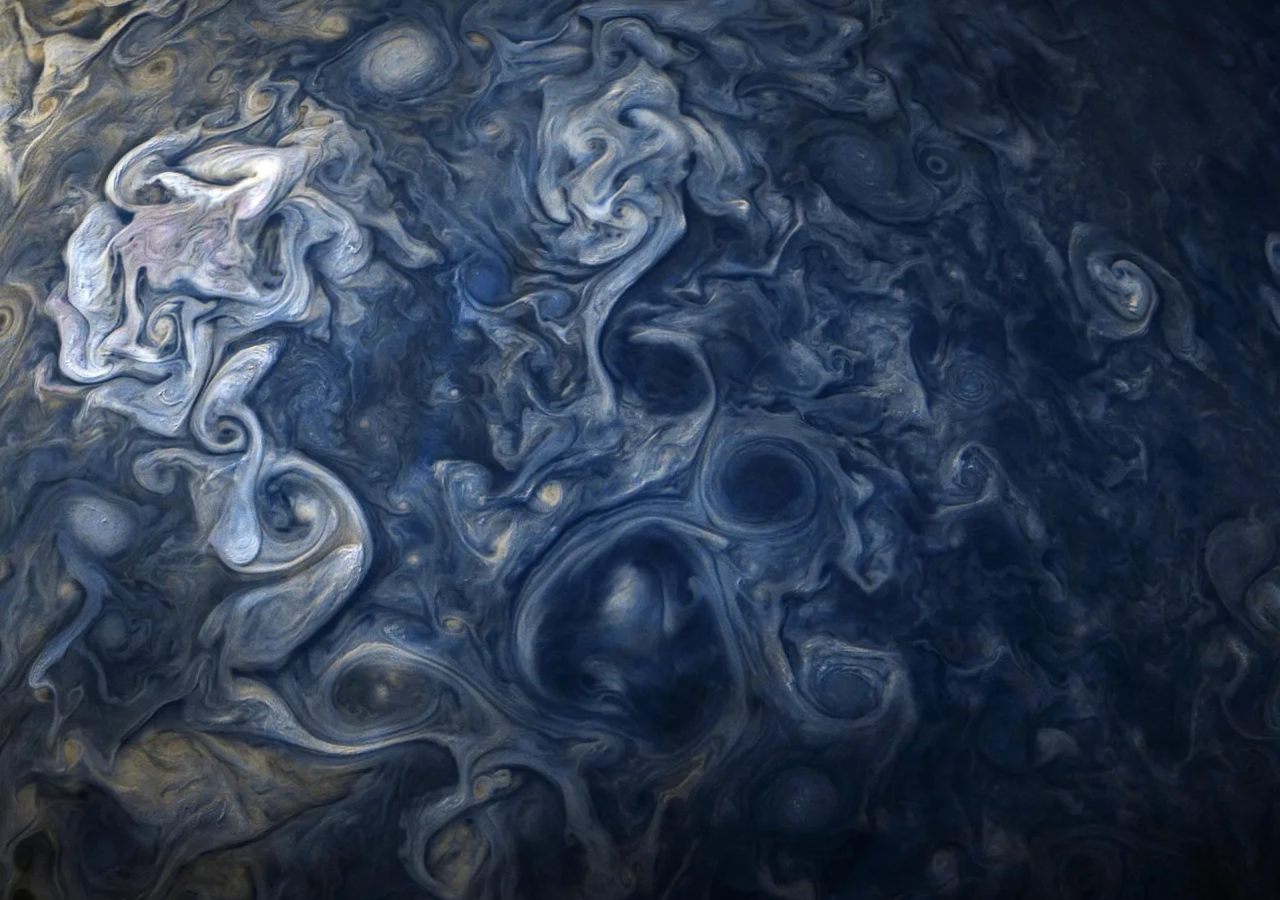
<file: reference/index.html>
<!doctype html>
<html lang="en">
  <head>
    <meta charset="UTF-8" />
    <meta name="viewport" content="width=device-width, initial-scale=1.0" />
    <title>Jupiter: reference</title>
    <link rel="stylesheet" href="style.css" />
  </head>

  <body>
    <!-- The hero from thesunwilldie.com without Astro, the header or the text.
         fluid.js, hero.js and storms.js are unchanged copies from the site.
         data-base="/assets" is put in front of the photo paths in storms.js,
         so this page only works when the server runs from the folder above
         (jupiter-fluid/), not from reference/. -->
    <section class="hero" data-jupiter data-base="/assets">
      <picture>
        <source
          type="image/webp"
          srcset="/assets/jupiter/jupiter-1280.webp 1280w, /assets/jupiter/jupiter-1920.webp 1920w"
          sizes="100vw"
        />
        <img
          class="hero-still"
          src="/assets/jupiter/jupiter-1920.jpg"
          alt="Blue clouds and storms on Jupiter, photographed by NASA's Juno spacecraft."
          width="1920"
          height="1630"
          style="object-position: 45% 45%"
        />
      </picture>
      <canvas class="hero-canvas" aria-hidden="true"></canvas>
    </section>

    <script type="module">
      import { mountJupiter } from './hero.js';

      const root = document.querySelector('[data-jupiter]');
      const fluid = mountJupiter(root);
      if (!fluid) root.classList.add('is-still');

      // Open the browser console and type `jupiter` to poke at the
      // simulation, e.g. jupiter.measure() or jupiter.storms.
      window.jupiter = fluid;
    </script>
  </body>
</html>
</file>
<file: reference/style.css>
/* The hero rules from the site's src/styles/global.css, trimmed to what the
   fluid needs. On the site the hero is a wide band (see the clamp() there);
   here it fills the whole window. */

body {
  margin: 0;
  background: #000;
}

.hero {
  position: relative;
  height: 100svh;
  overflow: hidden;
  touch-action: pan-y;
}

/* The still photo and the canvas sit exactly on top of each other. */
.hero-still,
.hero-canvas {
  position: absolute;
  inset: 0;
  width: 100%;
  height: 100%;
}
.hero-still { object-fit: cover; }

/* The canvas fades in once the first fluid frame is drawn (hero.js adds
   .is-live), so there is no black flash while the photo loads. */
.hero-canvas { opacity: 0; transition: opacity 0.8s ease; }
.hero.is-live .hero-canvas { opacity: 1; }
</file>
